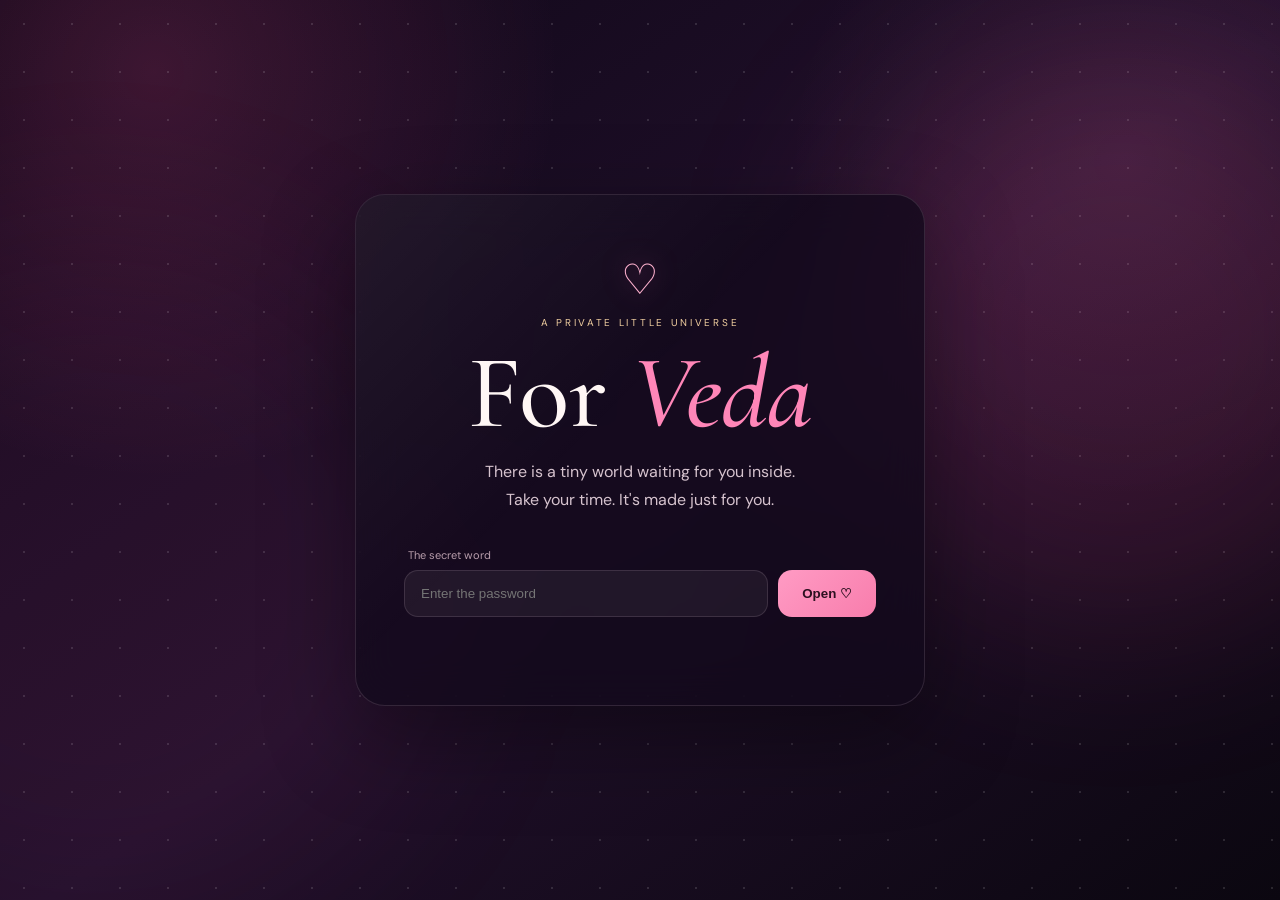
<file: index.html>
<!doctype html>
<html lang="en">
<head>
  <meta charset="UTF-8" />
  <meta name="viewport" content="width=device-width, initial-scale=1.0" />
  <meta name="theme-color" content="#12091c" />
  <title>For Veda ♡</title>
  <link rel="preconnect" href="https://fonts.googleapis.com">
  <link rel="preconnect" href="https://fonts.gstatic.com" crossorigin>
  <link href="https://fonts.googleapis.com/css2?family=Cormorant+Garamond:wght@400;500;600;700&family=DM+Sans:wght@400;500;600&family=Noto+Sans+Telugu:wght@400;500;600;700&display=swap" rel="stylesheet">
  <link rel="stylesheet" href="style.css" />
  <link rel="stylesheet" href="style-v2.css?v=1" />
  <link rel="stylesheet" href="finishing.css?v=1" />
</head>
<body>
  <div id="hearts" aria-hidden="true"></div>
  <main>
    <section class="gate" id="gate">
      <div class="gate-glow"></div><div class="gate-card">
        <div class="gate-symbol">♡</div><p class="eyebrow">A private little universe</p><h1>For <em>Veda</em></h1>
        <p class="gate-copy">There is a tiny world waiting for you inside.<br>Take your time. It's made just for you.</p>
        <form id="unlockForm"><label for="password">The secret word</label><div class="password-row"><input id="password" type="password" autocomplete="off" placeholder="Enter the password" /><button type="submit">Open ♡</button></div><p class="error" id="error" aria-live="polite"></p></form>
      </div>
    </section>
    <section class="site hidden" id="site">
      <nav class="topbar"><a class="nav-mark" href="#top" aria-label="Veda and Manoj">V <span>♡</span> M</a><div class="nav-right"><span class="journey-nav-date">08 October · 2001</span></div></nav>
      <header class="hero" id="top"><div class="hero-copy-wrap"><p class="eyebrow">For Vedavathi · Hedavathi · Lavanya</p><h2>Happy Birthday,<br><em>my Veda.</em></h2><p class="hero-lead">Today isn't just another date. It's the day the world got a little more beautiful — and somehow, my world did too.</p><div class="hero-meta"><span>08 · OCTOBER · 2001</span><span class="meta-line"></span><span>made with love</span></div><a class="scroll-hint" href="#letter">scroll gently <span>↓</span></a></div><div class="hero-orbit" aria-hidden="true"><span class="orbit-heart">♡</span><i></i><i></i><i></i></div></header>
      <section class="letter section" id="letter"><div class="section-heading"><p class="eyebrow">A letter for you</p><span class="section-number">01</span></div><div class="paper"><p class="letter-greeting">My dearest Veda,</p><p>Some people arrive in our lives and quietly change the feeling of ordinary days. You are one of those people for me.</p><p>I hope this new year of your life gives you reasons to smile when nobody is watching, dreams that scare you in the best possible way, and little moments that you will want to keep forever.</p><p>If this page could hold everything I want to say, it would need a whole universe. So let this little corner of the internet say the simplest part:</p><p class="big-line">You are deeply, wonderfully special. <span>♡</span></p><p>Keep becoming the person you are meant to be. Keep choosing joy. And whenever life feels loud, I hope you remember how loved you are.</p><p class="signature">— with all my love</p></div></section>
      <section class="telugu section"><div class="section-heading centered"><p class="eyebrow">నీ కోసం · For you</p><span class="section-number">02</span></div><h3>కొన్ని మాటలు<br><em>మనసు నుంచి.</em></h3><div class="quotes"><article class="quote-card"><span>♡</span><p>“నీ నవ్వు చూస్తే నా ప్రపంచమే ఇంకొంచెం అందంగా మారిపోతుంది.”</p><small>Your smile makes my whole world a little more beautiful.</small></article><article class="quote-card"><span>✦</span><p>“నువ్వు నా జీవితంలోకి వచ్చిన రోజు నుంచి, సాధారణమైన క్షణాలకూ ఒక ప్రత్యేకమైన అర్థం వచ్చింది.”</p><small>Since you came into my life, even ordinary moments have felt special.</small></article><article class="quote-card"><span>♡</span><p>“నీ కలలన్నీ నిజమవ్వాలి… నీ ప్రతి రోజూ నిన్ను చూసి నవ్వాలి.”</p><small>May your dreams come true, and may every day give you a reason to smile.</small></article><article class="quote-card featured"><span>∞</span><p>“ఎన్ని జన్మలైనా… ప్రతి జన్మలోనూ నిన్నే కలవాలని కోరుకుంటాను.”</p><small>In every lifetime, I would still wish to find you.</small></article></div></section>
      <section class="memories section" id="reasons"><div class="section-heading"><p class="eyebrow">Little things I notice</p><span class="section-number">03</span></div><h3>Three little things<br><em>that feel like you.</em></h3><div class="reason-list"><article class="reason"><span class="reason-no">01</span><div><h4>Your smile</h4><p>It turns an ordinary moment into something I want to remember.</p></div><span class="reason-mark">↗</span></article><article class="reason"><span class="reason-no">02</span><div><h4>Your heart</h4><p>The kindness and warmth you carry, often without even noticing.</p></div><span class="reason-mark">↗</span></article><article class="reason"><span class="reason-no">03</span><div><h4>Your way of being</h4><p>There is a quiet magic in the person you are becoming, one day at a time.</p></div><span class="reason-mark">↗</span></article></div></section>
      <section class="story section" id="story"><div class="section-heading"><p class="eyebrow">Your little universe</p><span class="section-number">04</span></div><h3>A few chapters<br><em>worth keeping.</em></h3><div class="timeline"><article class="timeline-item"><div class="timeline-dot">01</div><div><p class="timeline-date">08 · 10 · 2001</p><h4>The beginning</h4><p>The first page of the story of someone wonderfully, unmistakably you.</p></div></article><article class="timeline-item"><div class="timeline-dot">02</div><div><p class="timeline-date">all the days since</p><h4>The becoming</h4><p>Every laugh, lesson, hard day and little victory helped shape the person you are now.</p></div></article><article class="timeline-item"><div class="timeline-dot">03</div><div><p class="timeline-date">02 · 02 · 2022</p><h4>The first proposal</h4><p>On a bike ride to your friend's wedding, I took the ring you were already wearing, told you “I love you,” and put that same ring back on you as my little proposal. You didn't say anything — you just laughed. 😛♡</p></div></article><article class="timeline-item"><div class="timeline-dot">04</div><div><p class="timeline-date">14 · 02 · 2022</p><h4>The day you said yes</h4><p>I proposed to you again on Valentine's Day. This time, you gave me the answer I had been waiting for: yes. ♡</p></div></article><article class="timeline-item"><div class="timeline-dot">05</div><div><p class="timeline-date">next chapter</p><h4>More of everything</h4><p>More dreams. More adventures. More tiny moments that deserve to become memories.</p></div></article><article class="timeline-item"><div class="timeline-dot">06</div><div><p class="timeline-date">always</p><h4>The parts that stay</h4><p>Some memories fade at the edges. The ones that matter quietly become part of us.</p></div></article></div></section>
      <section class="proposal-story section"><div class="proposal-card"><p class="eyebrow">A story I never want to forget</p><h3>It started with<br><em>one little ring.</em></h3><p class="proposal-copy">February 2nd, 2022. I took you on my bike while we were on the way to your friend's marriage. Somewhere along that road, I took the ring you were already wearing, said “I love you,” and put that same ring back on you. You didn't answer — you laughed. 😛</p><div class="proposal-beat"><span>02 FEB 2022</span><i></i><span>14 FEB 2022</span></div><p class="proposal-copy">I proposed again on Valentine's Day. And this time, you said yes. ♡</p><p class="proposal-sign">Some love stories begin with a grand plan.<br>Ours began with a bike ride, a ring, a laugh, and a second question.</p></div></section>
      <section class="photo-section section"><div class="section-heading"><p class="eyebrow">A few little memories</p><span class="section-number">06</span></div><div class="memory-intro"><h3>Moments I would keep<br><em>forever.</em></h3><p>A dreamy memory artwork made especially for Veda — no original portraits are displayed here.</p></div><figure class="memory-art"><img src="ui-photo.png" alt="Dreamy romantic memory artwork with polaroids and hearts" loading="lazy"><figcaption><strong>My favorite moments ♡</strong><span>not just pictures · feelings</span></figcaption></figure></section>
      <section class="wish section" id="wish"><div class="wish-card"><div class="wish-orb"><span>✦</span></div><p class="eyebrow">07 · Make a wish</p><h3>Close your eyes.<br><em>Wish big.</em></h3><p class="wish-message" id="wishMessage">Think of one thing you want this year to bring you. Keep it secret.</p><button id="wishButton" type="button">I made my wish ♡</button></div></section>
      <section class="final section"><div class="final-line"><span></span><div class="moon">☾</div><span></span></div><p class="eyebrow">One last thing</p><h3>May this year be<br><em>beautifully yours.</em></h3><p class="final-note">More laughter. More courage. More beautiful surprises.<br>And a thousand small reasons to smile.</p><p class="final-sign">Happy Birthday, Veda. <span>♡</span></p></section>
      <footer>made especially for Veda · 08.10.2001</footer>
    </section>
  </main>
  <script src="config.js"></script><script src="script-v2.js?v=5"></script>
</body>
</html>
</file>
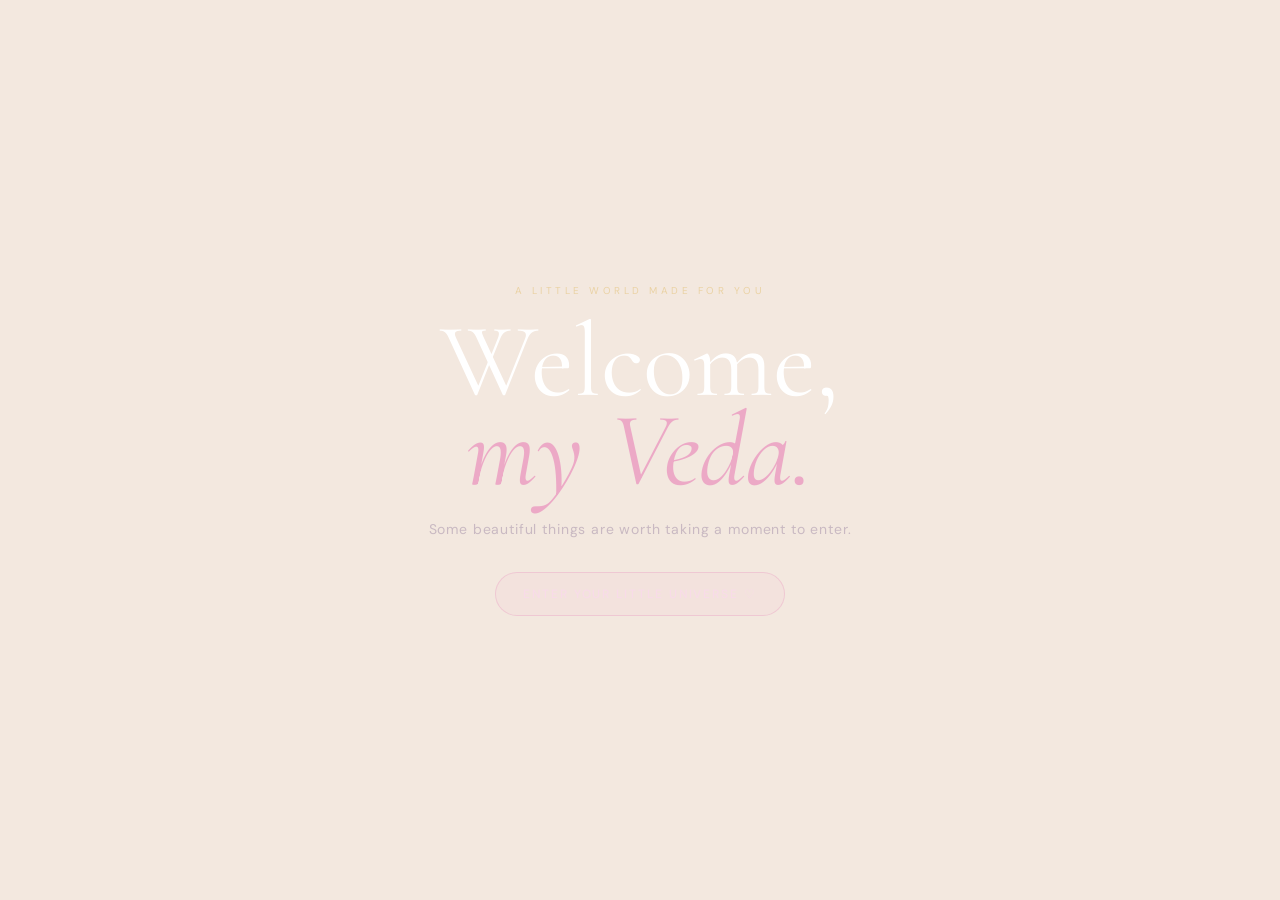
<file: welcome.html>
<!doctype html>
<html lang="en">
<head>
<meta charset="UTF-8"><meta name="viewport" content="width=device-width,initial-scale=1.0"><meta name="theme-color" content="#0e0912"><title>A little surprise ♡</title>
<link rel="preconnect" href="https://fonts.googleapis.com"><link rel="preconnect" href="https://fonts.gstatic.com" crossorigin><link href="https://fonts.googleapis.com/css2?family=Cormorant+Garamond:wght@400;500;600&family=DM+Sans:wght@400;500&display=swap" rel="stylesheet">
<style>
*{box-sizing:border-box}html,body{margin:0;width:100%;height:100%;overflow:hidden}body{font-family:'DM Sans',sans-serif;background:#0e0912;color:#fff;display:grid;place-items:center;position:relative}.scene{position:absolute;inset:0;background:radial-gradient(circle at 50% 45%,rgba(236,169,198,.24),transparent 24%),radial-gradient(circle at 20% 80%,rgba(180,70,125,.18),transparent 32%),radial-gradient(circle at 85% 20%,rgba(234,210,164,.1),transparent 28%);animation:scene 7s ease-in-out infinite alternate}.glow{position:absolute;width:170px;height:170px;border-radius:50%;background:rgba(255,140,194,.16);filter:blur(45px);animation:glow 3s ease-in-out infinite}.heart{position:absolute;left:50%;top:50%;font-size:88px;color:#f3a8c8;text-shadow:0 0 25px rgba(236,169,198,.8),0 0 70px rgba(236,169,198,.45);transform:translate(-50%,-50%) scale(.25);animation:heart 3.8s cubic-bezier(.2,.8,.2,1) forwards}.particles{position:absolute;inset:0;pointer-events:none}.p{position:absolute;color:#f3bfd5;opacity:0;font-size:14px;animation:particle 3.8s ease-out forwards}.content{position:relative;text-align:center;z-index:2;opacity:0;animation:content 1.2s 2.3s ease forwards}.eyebrow{text-transform:uppercase;letter-spacing:.35em;font-size:10px;color:#ead2a4;margin-bottom:20px}.content h1{font-family:'Cormorant Garamond',serif;font-size:clamp(58px,11vw,105px);font-weight:400;line-height:.85;margin:0}.content h1 em{color:#eca9c6;font-style:italic}.content p{color:#c9b9c2;font-size:14px;letter-spacing:.06em;margin:25px 0 0}.enter{margin-top:34px;border:1px solid rgba(236,169,198,.45);background:rgba(236,169,198,.08);color:#f8dbe8;border-radius:999px;padding:13px 27px;font:500 12px 'DM Sans';letter-spacing:.16em;text-transform:uppercase;cursor:pointer;transition:.3s}.enter:hover{background:rgba(236,169,198,.18);transform:translateY(-2px);box-shadow:0 10px 35px rgba(236,169,198,.15)}.fade{position:absolute;inset:0;background:#f3e8df;opacity:0;pointer-events:none;animation:fade 1.1s 4.5s ease forwards}
@keyframes heart{0%{opacity:0;transform:translate(-50%,-50%) scale(.2)}18%{opacity:1}48%{transform:translate(-50%,-50%) scale(1.18)}72%{transform:translate(-50%,-50%) scale(.98)}100%{transform:translate(-50%,-50%) scale(1)}}@keyframes content{to{opacity:1;transform:translateY(0)}}@keyframes particle{0%{opacity:0;transform:translate(0,0) scale(.4)}25%{opacity:.9}100%{opacity:0;transform:translate(var(--x),var(--y)) scale(1.2)}}@keyframes glow{50%{transform:scale(1.25);opacity:.75}}@keyframes scene{to{filter:saturate(1.15);transform:scale(1.04)}}@keyframes fade{to{opacity:1}}
@media(prefers-reduced-motion:reduce){*{animation-duration:.01ms!important;animation-delay:0ms!important}}
</style></head>
<body><div class="scene"></div><div class="glow"></div><div class="heart">♥</div><div class="particles" id="particles"></div><div class="content"><div class="eyebrow">A little world made for you</div><h1>Welcome,<br><em>my Veda.</em></h1><p>Some beautiful things are worth taking a moment to enter.</p><button class="enter" id="enter">Enter your little universe ♡</button></div><div class="fade"></div>
<script>
const particles=document.getElementById('particles');for(let i=0;i<32;i++){const p=document.createElement('span');p.className='p';p.textContent=Math.random()>.35?'♡':'✦';p.style.left=Math.random()*100+'vw';p.style.top=(35+Math.random()*40)+'vh';p.style.setProperty('--x',(Math.random()*260-130)+'px');p.style.setProperty('--y',(-80-Math.random()*260)+'px');p.style.animationDelay=(1.2+Math.random()*2.5)+'s';particles.appendChild(p)}
function enter(){document.querySelector('.fade').style.animation='fade .9s ease forwards';setTimeout(()=>location.href='index.html',850)}
document.getElementById('enter').addEventListener('click',enter);setTimeout(enter,5200);
</script></body></html>
</file>
<file: style.css>
*{box-sizing:border-box}:root{--bg:#0e0912;--panel:rgba(255,255,255,.055);--text:#fbf0f5;--muted:#c9b9c2;--accent:#eca9c6;--gold:#ead2a4;--line:rgba(255,255,255,.13);--shadow:0 30px 100px rgba(0,0,0,.42)}html{scroll-behavior:smooth}body{margin:0;background:radial-gradient(circle at 15% 8%,rgba(180,70,125,.2),transparent 30%),radial-gradient(circle at 85% 35%,rgba(220,170,90,.1),transparent 25%),radial-gradient(circle at 50% 100%,rgba(120,70,150,.12),transparent 35%),var(--bg);color:var(--text);font-family:'DM Sans',sans-serif;min-height:100vh;overflow-x:hidden}body:before{content:'';position:fixed;inset:0;pointer-events:none;opacity:.16;background-image:radial-gradient(#fff 1px,transparent 1px);background-size:44px 44px;animation:stars 18s linear infinite}body:after{content:'';position:fixed;width:42vw;height:42vw;left:-15vw;top:25vh;border-radius:50%;background:rgba(224,103,164,.08);filter:blur(70px);pointer-events:none;animation:orb 12s ease-in-out infinite alternate}.hidden{display:none!important}.gate{min-height:100vh;display:grid;place-items:center;padding:24px;position:relative}.gate:before{content:'♡';position:absolute;font-size:20vw;color:rgba(236,169,198,.025);animation:pulse 4s ease-in-out infinite}.gate-card{width:min(570px,100%);padding:58px 44px;text-align:center;border:1px solid var(--line);background:rgba(20,11,25,.84);backdrop-filter:blur(20px);border-radius:30px;box-shadow:var(--shadow);animation:rise .9s ease both,cardFloat 6s ease-in-out 1s infinite}.sparkle{color:var(--gold);font-size:30px;animation:twinkle 2s ease-in-out infinite}.eyebrow{text-transform:uppercase;letter-spacing:.24em;font-size:10px;color:var(--gold);margin:0 0 12px}h1,h2,h3,h4{font-family:'Cormorant Garamond',serif;font-weight:500;margin:0}h1{font-size:clamp(62px,12vw,102px);line-height:.82;margin:24px 0;animation:titleIn 1s .15s both}em{color:var(--accent);font-style:italic}.gate-copy{color:var(--muted);margin:0 0 34px;line-height:1.7}.password-row{display:flex;gap:10px}label{display:block;text-align:left;font-size:12px;color:var(--muted);margin:0 0 8px 4px}input{flex:1;min-width:0;padding:15px 16px;border-radius:14px;border:1px solid var(--line);background:rgba(255,255,255,.06);color:#fff;outline:none;transition:box-shadow .3s,border-color .3s,transform .3s}input:focus{border-color:var(--accent);box-shadow:0 0 0 3px rgba(236,169,198,.08),0 0 30px rgba(236,169,198,.08);transform:translateY(-1px)}button{border:0;border-radius:14px;padding:0 22px;cursor:pointer;background:var(--accent);color:#29131f;font-weight:700;transition:transform .25s,filter .25s,box-shadow .25s}button:hover{transform:translateY(-3px) scale(1.02);filter:brightness(1.05);box-shadow:0 12px 30px rgba(236,169,198,.2)}button:active{transform:translateY(0) scale(.98)}.error{min-height:18px;color:#f2a5b7;font-size:12px;animation:shake .35s ease}.site{width:min(1120px,100%);margin:auto;padding:0 28px;animation:fade .8s ease both}nav{height:90px;display:flex;justify-content:space-between;align-items:center;color:var(--muted);font-size:11px;letter-spacing:.14em;text-transform:uppercase;animation:navIn 1s .2s both}.nav-mark{color:var(--accent);font-family:'Cormorant Garamond';font-size:25px;letter-spacing:0;animation:heartbeat 2.4s ease-in-out infinite}.hero{min-height:82vh;display:flex;flex-direction:column;justify-content:center;max-width:900px;position:relative}.hero:after{content:'✦';position:absolute;right:8%;top:28%;font-size:24px;color:var(--gold);opacity:.6;animation:twinkle 3s ease-in-out infinite}.hero h2{font-size:clamp(70px,11vw,132px);line-height:.78;margin:22px 0 32px;letter-spacing:-.025em;animation:titleIn 1.1s .25s both}.hero-copy{max-width:620px;color:var(--muted);line-height:1.9;font-size:16px;animation:fadeUp 1s .55s both}.scroll-hint{color:var(--accent);text-decoration:none;margin-top:50px;font-size:12px;letter-spacing:.1em;animation:fadeUp 1s .75s both,bounce 2s 2s infinite}.section{padding:120px 0}.reveal{opacity:0;transform:translateY(35px);transition:opacity .8s ease,transform .8s cubic-bezier(.2,.8,.2,1)}.reveal.visible{opacity:1;transform:none}.letter{max-width:880px;margin:auto}.paper{margin-top:28px;padding:56px clamp(27px,7vw,82px);background:#f3e8df;color:#38262e;border-radius:4px;box-shadow:0 35px 90px rgba(0,0,0,.28);font-family:'Cormorant Garamond',serif;font-size:23px;line-height:1.65;transform:rotate(-.35deg);position:relative;transition:transform .5s,box-shadow .5s}.paper:hover{transform:rotate(0) translateY(-5px);box-shadow:0 45px 100px rgba(0,0,0,.35)}.paper:before{content:'♡';position:absolute;right:30px;top:24px;color:#b56b88;font-size:22px;animation:heartbeat 2.4s ease-in-out infinite}.paper p{margin:0 0 21px}.big-line{font-size:35px;color:#8d4262}.signature{text-align:right;font-style:italic}.telugu{max-width:980px;margin:auto;text-align:center}.telugu h3{font-size:clamp(48px,7vw,78px);line-height:.9;margin:14px 0 46px}.quotes{display:grid;grid-template-columns:1fr 1fr;gap:18px;text-align:left}.quote-card{position:relative;padding:34px 34px 30px;border:1px solid rgba(236,169,198,.18);border-radius:26px;background:linear-gradient(145deg,rgba(236,169,198,.09),rgba(255,255,255,.025));box-shadow:0 18px 60px rgba(0,0,0,.16);overflow:hidden;transition:transform .3s,border-color .3s,box-shadow .3s}.quote-card:before{content:'';position:absolute;inset:-70px auto auto -70px;width:160px;height:160px;border-radius:50%;background:rgba(236,169,198,.08);filter:blur(12px)}.quote-card:hover{transform:translateY(-8px) rotate(-.4deg);border-color:rgba(236,169,198,.42);box-shadow:0 25px 70px rgba(0,0,0,.25)}.quote-card span{position:relative;color:var(--gold);font-size:25px}.quote-card p{position:relative;margin:20px 0 14px;font-family:'Noto Sans Telugu','DM Sans',sans-serif;font-size:20px;line-height:1.9;color:#fff}.quote-card small{position:relative;color:var(--muted);font-size:12px;line-height:1.6}.quote-card.featured{grid-column:1/-1;text-align:center;background:linear-gradient(135deg,rgba(236,169,198,.13),rgba(120,70,150,.09));padding:42px 30px}.quote-card.featured p{font-size:24px}.memories h3,.story h3{font-size:clamp(44px,7vw,76px);line-height:.9;margin:14px 0 42px}.cards{display:grid;grid-template-columns:repeat(3,1fr);gap:16px}.cards article{border:1px solid var(--line);background:var(--panel);border-radius:24px;padding:30px;min-height:250px;transition:transform .4s cubic-bezier(.2,.8,.2,1),border-color .3s,box-shadow .4s}.cards article:hover{transform:translateY(-10px) rotateX(2deg);border-color:rgba(236,169,198,.35);box-shadow:0 25px 55px rgba(0,0,0,.25)}.cards span{color:var(--gold);font-size:10px;letter-spacing:.18em}.cards h4{font-size:36px;margin:26px 0 10px}.cards p{color:var(--muted);line-height:1.75;font-size:14px}.story{max-width:900px;margin:auto}.story-grid{display:grid;grid-template-columns:1fr 1fr;gap:18px}.story-card{border:1px solid var(--line);border-radius:24px;padding:34px;background:linear-gradient(145deg,rgba(255,255,255,.06),rgba(255,255,255,.02));min-height:190px;transition:transform .4s ease,border-color .3s,background .4s}.story-card:hover{transform:translateY(-8px) scale(1.01);border-color:rgba(234,210,164,.35);background:linear-gradient(145deg,rgba(236,169,198,.08),rgba(255,255,255,.02))}.story-card .num{color:var(--accent);font-family:'Cormorant Garamond';font-size:46px}.story-card h4{font-size:32px;margin:8px 0}.story-card p{color:var(--muted);line-height:1.75;font-size:14px;margin:0}.photo-section{padding-top:40px}.photo-placeholder{min-height:500px;border:1px dashed rgba(255,255,255,.24);border-radius:28px;display:grid;place-items:center;align-content:center;text-align:center;background:linear-gradient(135deg,rgba(255,255,255,.055),rgba(255,255,255,.012));overflow:hidden;position:relative;transition:transform .5s,border-color .5s}.photo-placeholder:before{content:'';position:absolute;width:180px;height:180px;border:1px solid rgba(236,169,198,.18);border-radius:50%;animation:spin 14s linear infinite}.photo-placeholder:hover{transform:scale(1.01);border-color:rgba(236,169,198,.4)}.photo-placeholder span{font-size:50px;color:var(--accent);z-index:1;animation:heartbeat 2.4s ease-in-out infinite}.photo-placeholder p{font-family:'Cormorant Garamond';font-size:38px;margin:12px 0 4px;z-index:1}.photo-placeholder small{color:var(--muted);z-index:1}.wish{text-align:center;padding:130px 20px}.wish-orb{width:105px;height:105px;margin:0 auto 28px;border:1px solid rgba(234,210,164,.4);border-radius:50%;display:grid;place-items:center;font-size:38px;color:var(--gold);box-shadow:0 0 80px rgba(234,210,164,.1);animation:orbPulse 3s ease-in-out infinite}.wish h3{font-size:clamp(52px,8vw,92px);line-height:.9;margin:20px 0}.wish button{min-height:48px;margin-top:20px}.wish-message{color:var(--muted);line-height:1.8;max-width:520px;margin:22px auto 0}.final{text-align:center;padding:80px 0 130px}.moon{font-size:54px;color:var(--gold);margin-bottom:20px;animation:moonFloat 4s ease-in-out infinite}.final h3{font-size:clamp(55px,8vw,90px);line-height:.9;margin:20px 0}.final p:last-child{color:var(--muted)}footer{padding:25px 0 55px;text-align:center;color:#806f78;font-size:10px;letter-spacing:.12em;text-transform:uppercase}.heart{position:fixed;pointer-events:none;z-index:0;color:var(--accent);animation:float 5s linear forwards;opacity:.65;text-shadow:0 0 12px rgba(236,169,198,.35)}@keyframes float{from{transform:translateY(0) scale(.7) rotate(0);opacity:0}15%{opacity:.7}to{transform:translateY(-100vh) rotate(25deg) scale(1.3);opacity:0}}@keyframes rise{from{opacity:0;transform:translateY(18px) scale(.98)}to{opacity:1;transform:none}}@keyframes fade{from{opacity:0}to{opacity:1}}@keyframes fadeUp{from{opacity:0;transform:translateY(18px)}to{opacity:1;transform:none}}@keyframes titleIn{from{opacity:0;transform:translateY(25px) scale(.97);filter:blur(6px)}to{opacity:1;transform:none;filter:none}}@keyframes navIn{from{opacity:0;transform:translateY(-12px)}to{opacity:1;transform:none}}@keyframes stars{from{background-position:0 0}to{background-position:44px 44px}}@keyframes orb{from{transform:translate3d(0,0,0) scale(1)}to{transform:translate3d(18vw,8vh,0) scale(1.25)}}@keyframes pulse{0%,100%{transform:scale(1);opacity:.4}50%{transform:scale(1.08);opacity:.8}}@keyframes twinkle{0%,100%{transform:scale(.8) rotate(0);opacity:.45}50%{transform:scale(1.25) rotate(20deg);opacity:1}}@keyframes cardFloat{0%,100%{transform:translateY(0)}50%{transform:translateY(-5px)}}@keyframes heartbeat{0%,100%{transform:scale(1)}14%{transform:scale(1.15)}28%{transform:scale(1)}42%{transform:scale(1.1)}70%{transform:scale(1)}}@keyframes shake{25%{transform:translateX(-5px)}75%{transform:translateX(5px)}}@keyframes bounce{0%,100%{transform:translateY(0)}50%{transform:translateY(7px)}}@keyframes spin{to{transform:rotate(360deg)}}@keyframes orbPulse{0%,100%{transform:scale(1);box-shadow:0 0 60px rgba(234,210,164,.08)}50%{transform:scale(1.08);box-shadow:0 0 100px rgba(234,210,164,.2)}}@keyframes moonFloat{0%,100%{transform:translateY(0) rotate(-5deg)}50%{transform:translateY(-9px) rotate(5deg)}}@media(max-width:760px){.gate-card{padding:44px 22px}.password-row{flex-direction:column}button{min-height:50px}.site{padding:0 18px}.hero{min-height:75vh}.hero h2{font-size:clamp(64px,18vw,100px)}.cards,.story-grid,.quotes{grid-template-columns:1fr}.paper{font-size:20px;padding:38px 25px}.big-line{font-size:30px}.photo-placeholder{min-height:390px}.quote-card.featured{grid-column:auto}.quote-card p{font-size:18px}}@media(prefers-reduced-motion:reduce){*,*:before,*:after{animation-duration:.01ms!important;animation-iteration-count:1!important;scroll-behavior:auto!important;transition-duration:.01ms!important}}

/* Pink / rose-gold visual polish trial */
body{background:radial-gradient(circle at 12% 10%,rgba(255,111,177,.22),transparent 28%),radial-gradient(circle at 88% 24%,rgba(255,194,150,.13),transparent 24%),radial-gradient(circle at 48% 86%,rgba(181,73,150,.16),transparent 34%),linear-gradient(135deg,#100812,#180b18 48%,#0d0811)}
body:after{background:rgba(255,105,173,.095);filter:blur(85px)}
body:before{opacity:.2;background-size:52px 52px;animation:stars 22s linear infinite}
.hero:before{content:'♡';position:absolute;right:14%;top:18%;font-size:clamp(70px,12vw,150px);color:rgba(255,160,205,.055);filter:blur(.2px);animation:softHeart 5s ease-in-out infinite;pointer-events:none}
.paper{box-shadow:0 35px 90px rgba(104,34,72,.3),0 0 55px rgba(255,126,184,.06)}
.quote-card,.cards article,.story-card{box-shadow:0 18px 60px rgba(68,18,55,.18)}
.quote-card:hover,.cards article:hover,.story-card:hover{box-shadow:0 25px 70px rgba(116,29,80,.28),0 0 30px rgba(255,133,191,.06)}
.memory-art{box-shadow:0 30px 90px rgba(82,17,62,.48),0 0 65px rgba(255,112,180,.09);border-color:rgba(255,174,210,.24)}
.memory-art:before{content:'';position:absolute;inset:-20% -30%;background:linear-gradient(110deg,transparent 35%,rgba(255,220,237,.13) 48%,transparent 61%);transform:translateX(-70%) rotate(4deg);animation:lightSweep 7s ease-in-out infinite;pointer-events:none;z-index:2}
.wish-orb{box-shadow:0 0 80px rgba(255,155,201,.13)}
@keyframes softHeart{0%,100%{transform:scale(1) rotate(-8deg);opacity:.45}50%{transform:scale(1.08) rotate(5deg);opacity:.85}}
@keyframes lightSweep{0%,55%{transform:translateX(-70%) rotate(4deg);opacity:0}65%{opacity:1}82%,100%{transform:translateX(70%) rotate(4deg);opacity:0}}
@media(prefers-reduced-motion:reduce){.hero:before,.memory-art:before{animation:none}}
</file>
<file: style-v2.css>
*{box-sizing:border-box}
:root{--bg:#12091c;--bg2:#1c0d25;--panel:rgba(255,255,255,.045);--text:#fff7f5;--muted:#d6c3ce;--soft:#b99eac;--rose:#ff86b8;--rose2:#ffb2cf;--gold:#f2d0a0;--line:rgba(255,221,235,.13);--shadow:0 30px 90px rgba(0,0,0,.38)}
html{scroll-behavior:smooth}body{margin:0;min-height:100vh;overflow-x:hidden;background:radial-gradient(circle at 12% 8%,rgba(255,84,157,.18),transparent 29%),radial-gradient(circle at 88% 18%,rgba(211,126,169,.10),transparent 25%),linear-gradient(145deg,#0f0717 0%,#21102b 52%,#0b0710 100%);color:var(--text);font-family:'DM Sans',sans-serif}body:before{content:'';position:fixed;inset:0;pointer-events:none;z-index:-2;opacity:.13;background-image:radial-gradient(#fff .8px,transparent .8px);background-size:48px 48px;animation:stars 24s linear infinite}body:after{content:'';position:fixed;left:-20vw;bottom:-18vw;width:55vw;height:55vw;border-radius:50%;background:rgba(255,81,154,.055);filter:blur(90px);pointer-events:none;z-index:-1}.hidden{display:none!important}
#hearts{position:fixed;inset:0;pointer-events:none;z-index:0;overflow:hidden}.heart{position:absolute;color:var(--rose);opacity:0;text-shadow:0 0 16px rgba(255,98,166,.4);animation:float 6s linear forwards}
.eyebrow{text-transform:uppercase;letter-spacing:.27em;font-size:10px;color:var(--gold);margin:0 0 13px}h1,h2,h3,h4{font-family:'Cormorant Garamond',serif;font-weight:500;margin:0}em{color:var(--rose);font-style:italic}
.gate{min-height:100vh;display:grid;place-items:center;padding:24px;position:relative;isolation:isolate}.gate-glow{position:absolute;width:45vw;height:45vw;right:-10vw;top:5vh;border-radius:50%;background:rgba(255,75,151,.12);filter:blur(90px);animation:glow 7s ease-in-out infinite}.gate-card{width:min(570px,100%);padding:60px 48px;text-align:center;border:1px solid var(--line);background:rgba(18,9,28,.78);backdrop-filter:blur(22px);border-radius:30px;box-shadow:var(--shadow);position:relative;overflow:hidden}.gate-card:after{content:'';position:absolute;inset:0;background:linear-gradient(135deg,rgba(255,255,255,.06),transparent 45%);pointer-events:none}.gate-symbol{font-family:'Cormorant Garamond',serif;font-size:42px;color:var(--rose2);text-shadow:0 0 24px rgba(255,108,173,.55);margin-bottom:10px;animation:heartbeat 2.8s ease-in-out infinite}.gate h1{font-size:clamp(70px,12vw,104px);line-height:.82;margin:22px 0}.gate-copy{color:var(--muted);line-height:1.75;margin:0 0 34px}.password-row{display:flex;gap:10px}label{display:block;text-align:left;font-size:11px;color:var(--soft);margin:0 0 8px 4px}input{flex:1;min-width:0;padding:15px 16px;border-radius:14px;border:1px solid var(--line);background:rgba(255,255,255,.055);color:#fff;outline:none;transition:.3s}input:focus{border-color:rgba(255,134,184,.65);box-shadow:0 0 0 3px rgba(255,134,184,.08),0 0 30px rgba(255,134,184,.08)}button{border:0;border-radius:14px;padding:0 24px;cursor:pointer;background:linear-gradient(135deg,#ff9bc4,#f87dac);color:#2c1020;font-weight:700;transition:transform .25s,filter .25s,box-shadow .25s}button:hover{transform:translateY(-3px);filter:brightness(1.05);box-shadow:0 14px 35px rgba(255,109,169,.2)}button:active{transform:translateY(0) scale(.98)}.error{min-height:18px;color:#f2a5b7;font-size:12px;margin:10px 0 0;animation:shake .35s ease}
.site{width:min(1120px,100%);margin:auto;padding:0 30px;animation:siteIn .9s ease both}.topbar{height:94px;display:flex;align-items:center;justify-content:space-between;gap:30px;border-bottom:1px solid rgba(255,255,255,.06);position:relative;z-index:2}.nav-mark{font-family:'Cormorant Garamond',serif;font-size:50px;line-height:1;color:var(--rose2);letter-spacing:.035em;text-decoration:none;white-space:nowrap;text-shadow:0 0 24px rgba(255,119,181,.2)}.nav-mark span{font-size:.78em}.nav-right{display:flex;align-items:center;gap:25px;color:var(--soft);font-size:10px;letter-spacing:.12em;text-transform:uppercase}.nav-right a{color:var(--soft);text-decoration:none;transition:color .25s}.nav-right a:hover{color:var(--rose2)}
.hero{min-height:82vh;display:flex;align-items:center;position:relative;padding:65px 0 80px;overflow:visible}.hero-copy-wrap{position:relative;z-index:1;max-width:760px;margin-top:-4vh}.hero h2{font-size:clamp(72px,11vw,132px);line-height:.78;letter-spacing:-.025em;margin:20px 0 30px}.hero-lead{max-width:610px;color:var(--muted);font-family:'Cormorant Garamond',serif;font-size:22px;line-height:1.45;margin:0}.hero-meta{display:flex;align-items:center;gap:13px;margin-top:30px;color:var(--gold);font-size:9px;letter-spacing:.24em;text-transform:uppercase}.meta-line{width:44px;height:1px;background:rgba(242,208,160,.45)}.scroll-hint{display:inline-flex;gap:10px;color:var(--rose2);text-decoration:none;margin-top:58px;font-size:11px;letter-spacing:.12em;text-transform:uppercase}.scroll-hint span{animation:bounce 1.8s ease-in-out infinite}.hero-orbit{position:absolute;right:-2%;top:13%;width:390px;height:390px;border:1px solid rgba(255,169,203,.12);border-radius:50%;opacity:.8}.hero-orbit:before{content:'';position:absolute;inset:44px;border:1px solid rgba(255,169,203,.08);border-radius:50%}.orbit-heart{position:absolute;right:28%;top:31%;font-family:'Cormorant Garamond';font-size:120px;color:rgba(255,171,204,.22);text-shadow:0 0 55px rgba(255,80,158,.22);animation:heartbeat 3.5s ease-in-out infinite}.hero-orbit i{position:absolute;width:5px;height:5px;background:var(--rose2);border-radius:50%;box-shadow:0 0 12px rgba(255,139,190,.7)}.hero-orbit i:nth-of-type(1){left:8%;top:38%}.hero-orbit i:nth-of-type(2){right:10%;top:68%}.hero-orbit i:nth-of-type(3){left:43%;bottom:2%}
.section{padding:120px 0}.section-heading{display:flex;align-items:center;justify-content:space-between;margin-bottom:20px}.section-heading.centered{justify-content:center;position:relative}.section-number{font-family:'Cormorant Garamond',serif;color:rgba(255,183,211,.38);font-size:18px}.letter{max-width:900px;margin:auto}.paper{margin-top:25px;padding:58px clamp(28px,7vw,82px);background:linear-gradient(145deg,#f5e9df,#eadbd4);color:#3b2930;border-radius:4px;box-shadow:0 38px 100px rgba(0,0,0,.3);font-family:'Cormorant Garamond',serif;font-size:23px;line-height:1.63;position:relative;transform:rotate(-.25deg)}.paper:before{content:'♡';position:absolute;right:30px;top:22px;color:#b36b86;font-size:23px}.paper p{margin:0 0 20px}.paper .letter-greeting{font-size:29px}.big-line{font-size:36px;color:#8d4262;margin:30px 0!important}.big-line span{color:#c2678c}.signature{text-align:right;font-style:italic;margin-bottom:0!important}
.telugu{max-width:980px;margin:auto;text-align:center}.telugu h3{font-size:clamp(52px,7vw,80px);line-height:.9;margin:14px 0 48px}.quotes{display:grid;grid-template-columns:1fr 1fr;gap:18px;text-align:left}.quote-card{position:relative;padding:34px;border:1px solid rgba(255,134,184,.15);border-radius:25px;background:linear-gradient(145deg,rgba(255,112,174,.085),rgba(255,255,255,.022));box-shadow:0 18px 60px rgba(0,0,0,.14);overflow:hidden;transition:transform .35s,border-color .35s,box-shadow .35s}.quote-card:before{content:'';position:absolute;width:150px;height:150px;left:-80px;top:-75px;border-radius:50%;background:rgba(255,101,166,.09);filter:blur(16px)}.quote-card:hover{transform:translateY(-7px);border-color:rgba(255,134,184,.35);box-shadow:0 25px 70px rgba(0,0,0,.22)}.quote-card span{color:var(--gold);font-size:24px}.quote-card p{margin:18px 0 13px;font-family:'Noto Sans Telugu',sans-serif;font-size:19px;line-height:1.9;color:#fff}.quote-card small{color:var(--muted);font-size:12px;line-height:1.6}.quote-card.featured{grid-column:1/-1;text-align:center;padding:40px 30px;background:linear-gradient(135deg,rgba(255,112,174,.12),rgba(109,49,110,.1))}.quote-card.featured p{font-size:23px}
.memories h3,.story h3{font-size:clamp(50px,7vw,78px);line-height:.88;margin:14px 0 45px}.reason-list{border-top:1px solid var(--line)}.reason{display:grid;grid-template-columns:70px 1fr 50px;align-items:center;gap:22px;padding:28px 5px;border-bottom:1px solid var(--line);transition:padding .35s,background .35s}.reason:hover{padding-left:18px;padding-right:18px;background:rgba(255,121,175,.035)}.reason-no{font-family:'Cormorant Garamond';font-size:18px;color:var(--gold)}.reason h4{font-size:38px;margin:0 0 4px}.reason p{color:var(--muted);margin:0;font-size:14px;line-height:1.7}.reason-mark{color:var(--rose2);font-size:22px;text-align:right;transition:transform .35s}.reason:hover .reason-mark{transform:translate(4px,-4px)}
.story{max-width:930px;margin:auto}.timeline{position:relative;margin-top:52px}.timeline:before{content:'';position:absolute;left:25px;top:0;bottom:0;width:1px;background:linear-gradient(var(--rose),rgba(255,255,255,.08),transparent)}.timeline-item{display:grid;grid-template-columns:52px 1fr;gap:28px;position:relative;padding:0 0 55px}.timeline-item:last-child{padding-bottom:0}.timeline-dot{width:51px;height:51px;border-radius:50%;border:1px solid rgba(255,155,196,.32);background:#1a0d23;display:grid;place-items:center;color:var(--rose2);font:500 15px 'Cormorant Garamond',serif;position:relative;z-index:1}.timeline-date{margin:4px 0 5px;color:var(--gold);font-size:9px;letter-spacing:.2em;text-transform:uppercase}.timeline h4{font-size:40px;margin:0 0 7px}.timeline-item>div:last-child>p:last-child{margin:0;max-width:620px;color:var(--muted);line-height:1.75;font-size:14px}
.photo-section{padding-top:105px}.memory-intro{display:flex;justify-content:space-between;align-items:flex-end;gap:40px;margin-bottom:35px}.memory-intro h3{font-size:clamp(50px,7vw,78px);line-height:.88}.memory-intro p{max-width:310px;color:var(--muted);line-height:1.7;font-size:13px;margin:0 0 5px}.memory-art{margin:0;border-radius:28px;overflow:hidden;border:1px solid rgba(255,255,255,.13);background:rgba(255,255,255,.03);box-shadow:0 30px 90px rgba(0,0,0,.42)}.memory-art img{width:100%;display:block;aspect-ratio:3/2;object-fit:cover;transition:transform 1s cubic-bezier(.2,.8,.2,1),filter .7s}.memory-art:hover img{transform:scale(1.018);filter:saturate(1.04) brightness(1.03)}.memory-art figcaption{display:flex;justify-content:space-between;align-items:center;padding:16px 20px;background:rgba(10,6,15,.72);color:var(--soft);font-size:10px;letter-spacing:.1em;text-transform:uppercase}.memory-art strong{font:500 24px 'Cormorant Garamond',serif;color:#f2e9ef;text-transform:none;letter-spacing:0}
.wish{text-align:center;padding:125px 0}.wish-card{max-width:760px;margin:auto;padding:70px 30px;border:1px solid rgba(255,153,197,.14);border-radius:34px;background:radial-gradient(circle at 50% 0%,rgba(255,101,167,.08),transparent 45%),rgba(255,255,255,.025)}.wish-orb{width:96px;height:96px;margin:0 auto 28px;border:1px solid rgba(242,208,160,.38);border-radius:50%;display:grid;place-items:center;color:var(--gold);font-size:31px;box-shadow:0 0 75px rgba(242,208,160,.1);animation:orbPulse 3.5s ease-in-out infinite}.wish h3{font-size:clamp(58px,8vw,92px);line-height:.88}.wish-message{max-width:480px;color:var(--muted);line-height:1.8;margin:23px auto 0}.wish button{min-height:48px;margin-top:22px}.wish-card.wished .wish-orb{animation:wishDone .8s ease}.wish-card.wished .wish-message{color:#f0c6d8}
.final{text-align:center;padding:90px 0 130px}.final-line{display:flex;align-items:center;justify-content:center;gap:20px;margin-bottom:28px}.final-line>span{width:80px;height:1px;background:rgba(242,208,160,.28)}.moon{font-size:45px;color:var(--gold);animation:moonFloat 4s ease-in-out infinite}.final h3{font-size:clamp(60px,8vw,94px);line-height:.88;margin:20px 0 24px}.final-note{color:var(--muted);line-height:1.8;font-size:14px}.final-sign{font-family:'Cormorant Garamond',serif;font-size:24px;color:#f1dbe4;margin-top:32px}.final-sign span{color:var(--rose2)}footer{padding:25px 0 55px;text-align:center;color:#876f7e;font-size:9px;letter-spacing:.16em;text-transform:uppercase}
@keyframes stars{to{background-position:48px 48px}}@keyframes glow{0%,100%{transform:scale(.9);opacity:.5}50%{transform:scale(1.08);opacity:1}}@keyframes siteIn{from{opacity:0;transform:translateY(15px)}to{opacity:1;transform:none}}@keyframes float{0%{transform:translateY(20vh) scale(.6);opacity:0}15%{opacity:.7}100%{transform:translateY(-105vh) scale(1.2) rotate(25deg);opacity:0}}@keyframes heartbeat{0%,100%{transform:scale(1)}14%{transform:scale(1.13)}28%{transform:scale(1)}42%{transform:scale(1.08)}70%{transform:scale(1)}}@keyframes shake{25%{transform:translateX(-5px)}75%{transform:translateX(5px)}}@keyframes bounce{0%,100%{transform:translateY(0)}50%{transform:translateY(6px)}}@keyframes orbPulse{0%,100%{transform:scale(1);box-shadow:0 0 60px rgba(242,208,160,.08)}50%{transform:scale(1.07);box-shadow:0 0 100px rgba(242,208,160,.18)}}@keyframes wishDone{0%{transform:scale(1)}45%{transform:scale(1.18)}100%{transform:scale(1)}}@keyframes moonFloat{0%,100%{transform:translateY(0) rotate(-5deg)}50%{transform:translateY(-8px) rotate(5deg)}}
@media(max-width:820px){.site{padding:0 20px}.nav-right a{display:none}.nav-right span{font-size:9px}.hero{min-height:78vh;padding-top:45px}.hero-orbit{width:280px;height:280px;right:-18%;top:17%;opacity:.55}.hero-copy-wrap{margin-top:0}.memory-intro{align-items:flex-start;flex-direction:column;gap:20px}.memory-intro p{max-width:500px}.reason{grid-template-columns:48px 1fr 25px;gap:12px}.reason h4{font-size:33px}}
@media(max-width:600px){.gate-card{padding:45px 22px}.password-row{flex-direction:column}.password-row button{min-height:50px}.topbar{height:80px}.nav-mark{font-size:43px}.nav-right span{display:none}.hero{min-height:75vh;padding:55px 0 80px}.hero h2{font-size:clamp(62px,18vw,95px)}.hero-lead{font-size:19px;max-width:520px}.hero-meta{gap:9px;letter-spacing:.16em}.hero-orbit{width:220px;height:220px;right:-23%;top:12%;opacity:.35}.orbit-heart{font-size:75px}.section{padding:92px 0}.paper{font-size:20px;padding:40px 25px}.paper .letter-greeting{font-size:27px}.big-line{font-size:30px}.quotes{grid-template-columns:1fr}.quote-card.featured{grid-column:auto}.quote-card p{font-size:18px}.memories h3,.story h3,.memory-intro h3{font-size:clamp(45px,14vw,68px)}.reason{grid-template-columns:38px 1fr}.reason-mark{display:none}.reason h4{font-size:31px}.timeline:before{left:22px}.timeline-item{grid-template-columns:45px 1fr;gap:20px;padding-bottom:45px}.timeline-dot{width:45px;height:45px}.timeline h4{font-size:34px}.memory-art{border-radius:20px}.memory-art img{aspect-ratio:1/1;object-fit:cover}.memory-art figcaption{padding:14px;align-items:flex-start;flex-direction:column;gap:4px}.memory-art strong{font-size:21px}.wish{padding:95px 0}.wish-card{padding:55px 20px;border-radius:27px}.wish h3{font-size:clamp(53px,15vw,76px)}.final{padding-bottom:100px}.final-line>span{width:45px}.final h3{font-size:clamp(54px,15vw,82px)}}
@media(prefers-reduced-motion:reduce){*,*:before,*:after{animation-duration:.01ms!important;animation-iteration-count:1!important;transition-duration:.01ms!important;scroll-behavior:auto!important}}
</file>
<file: finishing.css>
.reveal-section{opacity:0;transform:translateY(28px);transition:opacity .8s ease,transform .8s cubic-bezier(.2,.8,.2,1)}.reveal-section.in-view{opacity:1;transform:none}.nav-mark{display:inline-flex!important;align-items:center!important;gap:.05em!important}.nav-mark span{display:inline-block!important;min-width:.72em!important;text-align:center!important}.wish button:disabled{opacity:.8;cursor:default;transform:none;box-shadow:none}.wish-card.wished .wish-message{animation:messageIn .5s ease both}.proposal-story{padding-top:35px}.proposal-card{max-width:930px;margin:auto;padding:72px clamp(28px,7vw,82px);border:1px solid rgba(255,154,199,.16);border-radius:34px;background:radial-gradient(circle at 88% 16%,rgba(255,93,166,.10),transparent 28%),linear-gradient(145deg,rgba(255,255,255,.045),rgba(255,108,173,.025));box-shadow:0 35px 100px rgba(0,0,0,.28);position:relative;overflow:hidden}.proposal-card:before{content:'♡';position:absolute;right:7%;top:6%;font:400 150px/1 'Cormorant Garamond',serif;color:rgba(255,164,204,.055);transform:rotate(10deg);pointer-events:none}.proposal-card h3{position:relative;font-size:clamp(54px,7vw,82px);line-height:.88;margin:14px 0 30px}.proposal-copy{position:relative;max-width:720px;color:var(--muted);font-family:'Cormorant Garamond',serif;font-size:22px;line-height:1.55;margin:0 0 28px}.proposal-beat{display:flex;align-items:center;gap:18px;margin:38px 0 30px;color:var(--gold);font-size:10px;letter-spacing:.2em;text-transform:uppercase}.proposal-beat i{display:block;width:90px;height:1px;background:linear-gradient(90deg,var(--rose),rgba(242,208,160,.5));position:relative}.proposal-beat i:after{content:'♡';position:absolute;left:50%;top:50%;transform:translate(-50%,-58%);padding:0 7px;background:#170b20;color:var(--rose2);font-size:16px}.proposal-sign{position:relative;margin:38px 0 0;padding-top:28px;border-top:1px solid rgba(255,221,235,.10);color:#f0d9e3;font:italic 20px/1.5 'Cormorant Garamond',serif}.timeline-item:nth-child(3) .timeline-dot,.timeline-item:nth-child(4) .timeline-dot{border-color:rgba(255,134,184,.55);box-shadow:0 0 25px rgba(255,101,167,.12)}@keyframes messageIn{from{opacity:.3;transform:translateY(5px)}to{opacity:1;transform:none}}@media(max-width:600px){.reveal-section{transform:translateY(18px)}.proposal-card{padding:48px 24px;border-radius:26px}.proposal-card h3{font-size:clamp(48px,14vw,68px)}.proposal-copy{font-size:19px}.proposal-beat{gap:10px}.proposal-beat i{width:42px}.proposal-sign{font-size:18px}}

/* Interactive birthday journey — four choices per page */
#birthdayJourney{min-height:calc(100vh - 94px);display:flex;align-items:center;justify-content:center;padding:42px 0 70px}
.journey-shell{width:min(980px,100%);min-height:650px;display:flex;flex-direction:column;justify-content:center}
.journey-top{display:flex;align-items:center;gap:18px;margin-bottom:48px}
.journey-progress{height:2px;flex:1;background:linear-gradient(90deg,var(--rose),var(--gold));display:block;transition:width .5s ease}
.journey-count{font:500 12px 'DM Sans',sans-serif;letter-spacing:.16em;color:var(--soft)}
.journey-copy{max-width:760px;margin-bottom:42px}
.journey-eyebrow{margin:0 0 13px;text-transform:uppercase;letter-spacing:.27em;font-size:10px;color:var(--gold)}
.journey-title{font:500 clamp(54px,7vw,88px)/.86 'Cormorant Garamond',serif;margin:0 0 22px;letter-spacing:-.02em}
.journey-title em{color:var(--rose);font-style:italic}
.journey-text{max-width:610px;color:var(--muted);font:400 18px/1.65 'Cormorant Garamond',serif;margin:0}
.journey-options{display:grid;grid-template-columns:1fr 1fr;gap:14px}
.journey-option{position:relative;min-height:142px;padding:24px 25px;text-align:left;border:1px solid rgba(255,153,197,.16);border-radius:22px;background:linear-gradient(145deg,rgba(255,255,255,.045),rgba(255,101,167,.025));color:var(--text);display:grid;grid-template-columns:52px 1fr 24px;grid-template-rows:auto 1fr;column-gap:15px;overflow:hidden;cursor:pointer;transition:transform .3s ease,border-color .3s,background .3s,box-shadow .3s}
.journey-option:hover{transform:translateY(-4px);border-color:rgba(255,153,197,.42);box-shadow:0 20px 55px rgba(0,0,0,.22)}
.journey-icon{grid-row:1/3;display:grid;place-items:center;width:52px;height:52px;border-radius:50%;border:1px solid rgba(242,208,160,.28);color:var(--gold);font:500 15px 'Cormorant Garamond',serif}
.journey-option-copy{display:flex;flex-direction:column;gap:5px}
.journey-option-copy strong{font:500 28px/1 'Cormorant Garamond',serif;color:#fff5f8}
.journey-option-copy small{color:#a98e9e;font:500 9px 'DM Sans',sans-serif;text-transform:uppercase;letter-spacing:.15em}
.journey-arrow{color:var(--rose2);font-size:20px;text-align:right}
.journey-message{grid-column:2/4;align-self:end;color:var(--muted);font:400 14px/1.55 'DM Sans',sans-serif;opacity:0;transform:translateY(8px);max-height:0;transition:opacity .35s,transform .35s,max-height .35s;margin-top:0}
.journey-option.opened{border-color:rgba(255,184,215,.48);background:linear-gradient(145deg,rgba(255,116,177,.10),rgba(255,255,255,.035));box-shadow:0 15px 45px rgba(255,91,164,.08)}
.journey-option.opened .journey-icon{color:#fff;border-color:rgba(255,184,215,.55);box-shadow:0 0 25px rgba(255,99,170,.13)}
.journey-option.opened .journey-message{opacity:1;transform:none;max-height:120px;margin-top:15px}
.journey-option.opened .journey-arrow{transform:rotate(45deg)}
.journey-next{align-self:center;margin-top:30px;min-height:46px;padding:14px 24px;border:1px solid rgba(255,184,215,.12);border-radius:999px;color:#705866;font:600 10px 'DM Sans',sans-serif;letter-spacing:.13em;text-transform:uppercase;transition:.3s}
.journey-next.ready{color:#fff0f6;border-color:rgba(255,184,215,.55);background:rgba(255,111,174,.09);box-shadow:0 0 35px rgba(255,91,164,.12);cursor:pointer}
.journey-finale{text-align:center;max-width:760px;margin:auto;padding:40px 20px 80px}
.journey-finale .final-heart{font:400 80px/1 'Cormorant Garamond',serif;color:var(--rose2);text-shadow:0 0 35px rgba(255,99,170,.35);animation:heartbeat 2.8s ease-in-out infinite}
.journey-finale h2{font:500 clamp(62px,9vw,110px)/.82 'Cormorant Garamond',serif;margin:22px 0 28px}
.journey-finale h2 em{color:var(--rose);font-style:italic}
.journey-finale>p:not(.journey-eyebrow):not(.final-small){color:var(--muted);font:400 18px/1.7 'Cormorant Garamond',serif}
.journey-finale blockquote{margin:28px auto;padding:25px 30px;border-left:1px solid var(--gold);color:#f2dce6;font:italic 24px/1.5 'Cormorant Garamond',serif}
.journey-finale .final-small{color:var(--soft);font:italic 19px 'Cormorant Garamond',serif}
.final-restart{margin-top:25px;min-height:46px}
@media(max-width:700px){
  #birthdayJourney{min-height:calc(100vh - 75px);padding:25px 0 45px}
  .journey-shell{min-height:0}
  .journey-top{margin-bottom:32px}
  .journey-copy{margin-bottom:30px}
  .journey-title{font-size:clamp(50px,14vw,72px)}
  .journey-text{font-size:17px}
  .journey-options{grid-template-columns:1fr}
  .journey-option{min-height:128px}
  .journey-option-copy strong{font-size:25px}
  .journey-finale{padding-top:20px}
}


/* Distinct dreamy palette for each journey page */
#birthdayJourney{position:relative;isolation:isolate;overflow:hidden}
#birthdayJourney:before{content:'';position:absolute;inset:-20%;z-index:-2;background:radial-gradient(circle at 78% 18%,var(--journey-glow),transparent 24%),radial-gradient(circle at 15% 82%,var(--journey-glow2),transparent 28%);transition:background .8s ease}
#birthdayJourney:after{content:'☾';position:absolute;z-index:-1;right:5%;top:8%;font:400 clamp(80px,13vw,170px)/1 'Cormorant Garamond',serif;color:var(--journey-moon);text-shadow:0 0 28px var(--journey-moon-glow),0 0 70px var(--journey-moon-glow);opacity:.82;transform:rotate(-12deg);animation:journeyMoonFloat 5s ease-in-out infinite}
#birthdayJourney .journey-shell{position:relative;z-index:1}
#birthdayJourney .journey-progress{background:linear-gradient(90deg,var(--journey-accent),var(--journey-gold))}
#birthdayJourney .journey-eyebrow{color:var(--journey-gold)}
#birthdayJourney .journey-title em{color:var(--journey-accent)}
#birthdayJourney .journey-option{border-color:var(--journey-line);background:linear-gradient(145deg,rgba(255,255,255,.055),var(--journey-panel))}
#birthdayJourney .journey-option:hover{border-color:var(--journey-accent-line);box-shadow:0 20px 55px var(--journey-shadow)}
#birthdayJourney .journey-icon{border-color:var(--journey-icon-line);color:var(--journey-gold)}
#birthdayJourney .journey-option.opened{border-color:var(--journey-accent-line);background:linear-gradient(145deg,var(--journey-panel-strong),rgba(255,255,255,.035));box-shadow:0 15px 45px var(--journey-shadow)}
#birthdayJourney .journey-option.opened .journey-icon{border-color:var(--journey-accent-line);box-shadow:0 0 25px var(--journey-shadow)}
#birthdayJourney .journey-arrow{color:var(--journey-accent)}
#birthdayJourney .journey-next.ready{border-color:var(--journey-accent-line);background:var(--journey-panel-strong);box-shadow:0 0 35px var(--journey-shadow)}
#birthdayJourney.page-1{--journey-accent:#ff9fc8;--journey-gold:#f3d4aa;--journey-glow:rgba(255,83,157,.16);--journey-glow2:rgba(188,88,190,.11);--journey-moon:#ffe9f2;--journey-moon-glow:rgba(255,156,203,.28);--journey-line:rgba(255,159,200,.17);--journey-accent-line:rgba(255,159,200,.48);--journey-icon-line:rgba(243,212,170,.3);--journey-panel:rgba(255,91,164,.025);--journey-panel-strong:rgba(255,91,164,.10);--journey-shadow:rgba(255,82,158,.10)}
#birthdayJourney.page-2{--journey-accent:#b9a7ff;--journey-gold:#e7d8ff;--journey-glow:rgba(126,100,255,.17);--journey-glow2:rgba(91,179,255,.10);--journey-moon:#eee8ff;--journey-moon-glow:rgba(164,145,255,.30);--journey-line:rgba(185,167,255,.18);--journey-accent-line:rgba(185,167,255,.48);--journey-icon-line:rgba(231,216,255,.3);--journey-panel:rgba(126,100,255,.03);--journey-panel-strong:rgba(126,100,255,.10);--journey-shadow:rgba(126,100,255,.11)}
#birthdayJourney.page-3{--journey-accent:#ffb1a1;--journey-gold:#f6d9b0;--journey-glow:rgba(255,105,91,.15);--journey-glow2:rgba(255,176,105,.11);--journey-moon:#fff0df;--journey-moon-glow:rgba(255,181,126,.27);--journey-line:rgba(255,177,161,.18);--journey-accent-line:rgba(255,177,161,.48);--journey-icon-line:rgba(246,217,176,.3);--journey-panel:rgba(255,112,91,.03);--journey-panel-strong:rgba(255,112,91,.10);--journey-shadow:rgba(255,112,91,.11)}
#birthdayJourney.page-4{--journey-accent:#9ee7d1;--journey-gold:#f1dfb2;--journey-glow:rgba(70,210,174,.14);--journey-glow2:rgba(103,142,255,.10);--journey-moon:#eafff7;--journey-moon-glow:rgba(112,235,203,.27);--journey-line:rgba(158,231,209,.18);--journey-accent-line:rgba(158,231,209,.48);--journey-icon-line:rgba(241,223,178,.3);--journey-panel:rgba(70,210,174,.03);--journey-panel-strong:rgba(70,210,174,.10);--journey-shadow:rgba(70,210,174,.10)}
#birthdayJourney.page-5{--journey-accent:#ffd1a3;--journey-gold:#ffe9bc;--journey-glow:rgba(255,169,79,.15);--journey-glow2:rgba(255,104,168,.10);--journey-moon:#fff5d8;--journey-moon-glow:rgba(255,205,126,.31);--journey-line:rgba(255,209,163,.18);--journey-accent-line:rgba(255,209,163,.5);--journey-icon-line:rgba(255,233,188,.3);--journey-panel:rgba(255,169,79,.03);--journey-panel-strong:rgba(255,169,79,.10);--journey-shadow:rgba(255,169,79,.10)}
.journey-finale:before{content:'☾';display:block;font:400 70px/1 'Cormorant Garamond',serif;color:#ffe9c9;text-shadow:0 0 30px rgba(255,200,130,.35);margin-bottom:8px;animation:journeyMoonFloat 5s ease-in-out infinite}
@keyframes journeyMoonFloat{0%,100%{transform:translateY(0) rotate(-12deg)}50%{transform:translateY(-10px) rotate(-7deg)}}
@media(max-width:700px){#birthdayJourney:after{right:-2%;top:7%;font-size:100px;opacity:.68}.journey-finale:before{font-size:58px}}


/* Full-scene moonlit backgrounds — the palette belongs to the whole page */
#birthdayJourney{background:var(--journey-bg);transition:background 1s ease;min-height:calc(100vh - 94px)}
#birthdayJourney:before{inset:0;z-index:-3;opacity:1;background:
  radial-gradient(circle at 82% 18%,var(--journey-moon-haze),transparent 20%),
  radial-gradient(circle at 18% 78%,var(--journey-glow),transparent 32%),
  radial-gradient(circle at 72% 82%,var(--journey-glow2),transparent 30%),
  linear-gradient(135deg,var(--journey-bg),var(--journey-bg2));transition:background 1s ease}
#birthdayJourney:after{content:'';right:8%;top:9%;z-index:-1;width:clamp(95px,11vw,150px);height:clamp(95px,11vw,150px);border-radius:50%;background:var(--journey-moon);font-size:0;box-shadow:0 0 0 1px rgba(255,255,255,.12),0 0 35px var(--journey-moon-glow),0 0 110px var(--journey-moon-glow);opacity:.9;transform:none;animation:moonDrift 7s ease-in-out infinite}
#birthdayJourney:after{background-image:radial-gradient(circle at 28% 32%,rgba(90,70,80,.12) 0 2px,transparent 3px),radial-gradient(circle at 66% 61%,rgba(90,70,80,.09) 0 3px,transparent 4px),radial-gradient(circle at 50% 22%,rgba(90,70,80,.08) 0 2px,transparent 3px),var(--journey-moon)}
#birthdayJourney .journey-shell:before{content:'✦   ·   ✧       ·        ✦        ·   ✧';position:absolute;inset:0;top:5%;height:20%;color:rgba(255,255,255,.3);font:14px/3 'DM Sans',sans-serif;letter-spacing:2.4em;pointer-events:none;white-space:nowrap;opacity:.55}
#birthdayJourney.page-1{--journey-bg:#160a19;--journey-bg2:#351127;--journey-accent:#ff9fc8;--journey-gold:#f3d4aa;--journey-glow:rgba(255,83,157,.22);--journey-glow2:rgba(180,72,188,.16);--journey-moon:#fff0f7;--journey-moon-haze:rgba(255,180,216,.18);--journey-moon-glow:rgba(255,156,203,.34)}
#birthdayJourney.page-2{--journey-bg:#0d1024;--journey-bg2:#211947;--journey-accent:#bcaaff;--journey-gold:#eee1ff;--journey-glow:rgba(100,88,240,.24);--journey-glow2:rgba(54,155,255,.15);--journey-moon:#f0edff;--journey-moon-haze:rgba(169,156,255,.18);--journey-moon-glow:rgba(164,145,255,.34)}
#birthdayJourney.page-3{--journey-bg:#21100e;--journey-bg2:#482019;--journey-accent:#ffb19f;--journey-gold:#f8d9ac;--journey-glow:rgba(255,103,78,.22);--journey-glow2:rgba(255,174,83,.15);--journey-moon:#fff1dc;--journey-moon-haze:rgba(255,194,132,.18);--journey-moon-glow:rgba(255,181,126,.32)}
#birthdayJourney.page-4{--journey-bg:#081b1b;--journey-bg2:#103a3a;--journey-accent:#9de8d1;--journey-gold:#f3e2b7;--journey-glow:rgba(48,207,169,.19);--journey-glow2:rgba(80,122,255,.14);--journey-moon:#eafff8;--journey-moon-haze:rgba(132,238,211,.16);--journey-moon-glow:rgba(112,235,203,.3)}
#birthdayJourney.page-5{--journey-bg:#1c1208;--journey-bg2:#43230d;--journey-accent:#ffd19f;--journey-gold:#ffe9b8;--journey-glow:rgba(255,160,62,.21);--journey-glow2:rgba(255,77,157,.15);--journey-moon:#fff6da;--journey-moon-haze:rgba(255,211,128,.2);--journey-moon-glow:rgba(255,205,126,.35)}
#birthdayJourney.page-1 .journey-option,#birthdayJourney.page-2 .journey-option,#birthdayJourney.page-3 .journey-option,#birthdayJourney.page-4 .journey-option,#birthdayJourney.page-5 .journey-option{backdrop-filter:blur(10px)}
@keyframes moonDrift{0%,100%{transform:translate3d(0,0,0)}50%{transform:translate3d(-10px,8px,0)}}
@media(max-width:700px){#birthdayJourney:after{right:5%;top:6%;width:78px;height:78px}.journey-shell:before{display:none}}


/* Richer celestial journey — stars + colorful nebula, with moon reserved for the finale */
#birthdayJourney{
  background:var(--journey-bg);
  transition:background 1s ease;
}
#birthdayJourney:before{
  inset:0;
  z-index:-3;
  opacity:1;
  background:
    radial-gradient(circle at 18% 22%,var(--journey-color-a),transparent 22%),
    radial-gradient(circle at 82% 20%,var(--journey-color-b),transparent 24%),
    radial-gradient(circle at 72% 78%,var(--journey-color-c),transparent 28%),
    radial-gradient(circle at 25% 88%,var(--journey-color-d),transparent 25%),
    linear-gradient(135deg,var(--journey-bg),var(--journey-bg2));
  transition:background 1s ease;
}
#birthdayJourney:after{
  display:none;
}
#birthdayJourney .journey-shell:before{
  content:'';
  position:absolute;
  inset:-8% -5%;
  z-index:-1;
  height:116%;
  width:110%;
  pointer-events:none;
  opacity:.78;
  background-image:
    radial-gradient(circle at 8% 12%,rgba(255,255,255,.9) 0 1px,transparent 1.8px),
    radial-gradient(circle at 17% 38%,rgba(255,214,239,.8) 0 1.2px,transparent 2px),
    radial-gradient(circle at 28% 9%,rgba(255,255,255,.7) 0 1px,transparent 1.8px),
    radial-gradient(circle at 39% 28%,rgba(214,231,255,.9) 0 1.2px,transparent 2px),
    radial-gradient(circle at 51% 12%,rgba(255,255,255,.8) 0 1px,transparent 1.8px),
    radial-gradient(circle at 63% 35%,rgba(255,230,177,.85) 0 1.2px,transparent 2px),
    radial-gradient(circle at 76% 10%,rgba(255,255,255,.75) 0 1px,transparent 1.8px),
    radial-gradient(circle at 91% 30%,rgba(225,213,255,.9) 0 1.2px,transparent 2px),
    radial-gradient(circle at 12% 70%,rgba(255,255,255,.7) 0 1px,transparent 1.8px),
    radial-gradient(circle at 24% 88%,rgba(255,218,239,.8) 0 1.2px,transparent 2px),
    radial-gradient(circle at 44% 72%,rgba(255,255,255,.85) 0 1px,transparent 1.8px),
    radial-gradient(circle at 58% 91%,rgba(210,238,255,.8) 0 1.2px,transparent 2px),
    radial-gradient(circle at 71% 65%,rgba(255,255,255,.75) 0 1px,transparent 1.8px),
    radial-gradient(circle at 87% 82%,rgba(255,226,185,.85) 0 1.2px,transparent 2px);
  animation:starDrift 12s ease-in-out infinite alternate;
}
#birthdayJourney .journey-shell:after{
  content:'✦     ✧             ·                 ✦       ·       ✧';
  position:absolute;
  left:-8%;
  right:-8%;
  bottom:4%;
  height:110px;
  z-index:-1;
  pointer-events:none;
  color:var(--journey-stars);
  font:18px/2 'Cormorant Garamond',serif;
  letter-spacing:1.1em;
  opacity:.45;
  text-shadow:0 0 12px currentColor;
  transform:rotate(-4deg);
  animation:constellationFloat 9s ease-in-out infinite;
}
#birthdayJourney .journey-shell{
  position:relative;
  z-index:1;
}
#birthdayJourney.page-1 .journey-shell:after,
#birthdayJourney.page-3 .journey-shell:after{
  color:#ffd0e7;
}
#birthdayJourney.page-2 .journey-shell:after{
  color:#c8c2ff;
}
#birthdayJourney.page-4 .journey-shell:after{
  color:#a9f4df;
}
#birthdayJourney.page-5 .journey-shell:after{
  color:#ffe2ad;
}

/* The moon exists only on the final birthday page. */
#birthdayJourney.page-1:after,
#birthdayJourney.page-2:after,
#birthdayJourney.page-3:after,
#birthdayJourney.page-4:after{
  display:none;
}
#birthdayJourney.page-5:after{
  display:block;
  content:'';
  right:8%;
  top:9%;
  z-index:-1;
  width:clamp(100px,11vw,155px);
  height:clamp(100px,11vw,155px);
  border-radius:50%;
  background:
    radial-gradient(circle at 28% 32%,rgba(120,91,63,.12) 0 2px,transparent 3px),
    radial-gradient(circle at 66% 61%,rgba(120,91,63,.10) 0 3px,transparent 4px),
    radial-gradient(circle at 50% 22%,rgba(120,91,63,.08) 0 2px,transparent 3px),
    var(--journey-moon);
  box-shadow:0 0 0 1px rgba(255,255,255,.12),0 0 40px var(--journey-moon-glow),0 0 120px var(--journey-moon-glow);
  opacity:.94;
  animation:moonDrift 7s ease-in-out infinite;
}
.journey-finale:before{
  display:none;
}
#birthdayJourney.page-1{
  --journey-color-a:rgba(255,70,161,.25);
  --journey-color-b:rgba(145,74,255,.20);
  --journey-color-c:rgba(255,126,205,.16);
  --journey-color-d:rgba(77,107,255,.13);
  --journey-stars:#ffd7ee;
}
#birthdayJourney.page-2{
  --journey-color-a:rgba(102,88,255,.28);
  --journey-color-b:rgba(46,188,255,.19);
  --journey-color-c:rgba(174,91,255,.17);
  --journey-color-d:rgba(69,115,255,.14);
  --journey-stars:#d9d5ff;
}
#birthdayJourney.page-3{
  --journey-color-a:rgba(255,83,91,.24);
  --journey-color-b:rgba(255,157,56,.21);
  --journey-color-c:rgba(255,91,166,.16);
  --journey-color-d:rgba(124,63,255,.13);
  --journey-stars:#ffe0c4;
}
#birthdayJourney.page-4{
  --journey-color-a:rgba(42,221,180,.22);
  --journey-color-b:rgba(59,130,255,.20);
  --journey-color-c:rgba(113,245,207,.15);
  --journey-color-d:rgba(121,83,255,.13);
  --journey-stars:#caffef;
}
#birthdayJourney.page-5{
  --journey-color-a:rgba(255,171,58,.24);
  --journey-color-b:rgba(255,75,154,.19);
  --journey-color-c:rgba(255,204,99,.18);
  --journey-color-d:rgba(133,68,255,.12);
  --journey-stars:#ffe8b9;
}
@keyframes starDrift{
  from{transform:translate3d(0,0,0) scale(1)}
  to{transform:translate3d(-10px,7px,0) scale(1.025)}
}
@keyframes constellationFloat{
  0%,100%{transform:translate3d(0,0,0) rotate(-4deg);opacity:.34}
  50%{transform:translate3d(12px,-7px,0) rotate(-2deg);opacity:.58}
}
@media(max-width:700px){
  #birthdayJourney.page-5:after{right:5%;top:6%;width:82px;height:82px}
  #birthdayJourney .journey-shell:after{bottom:1%;font-size:14px;letter-spacing:.65em}
}


/* Veda photo chapters — each page gets its own portrait background */
#birthdayJourney{
  background:
    linear-gradient(90deg,rgba(8,5,15,.78),rgba(13,7,18,.55) 48%,rgba(8,5,15,.76)),
    var(--journey-photo),
    var(--journey-bg);
  background-size:cover;
  background-position:center;
  background-attachment:fixed;
}
#birthdayJourney:before{
  background:
    radial-gradient(circle at 18% 20%,var(--journey-color-a),transparent 25%),
    radial-gradient(circle at 82% 22%,var(--journey-color-b),transparent 26%),
    radial-gradient(circle at 70% 82%,var(--journey-color-c),transparent 30%),
    linear-gradient(135deg,rgba(8,4,13,.34),rgba(10,5,17,.62));
  mix-blend-mode:screen;
  opacity:.72;
}
#birthdayJourney .journey-option{
  background:linear-gradient(145deg,rgba(18,10,28,.64),rgba(28,14,38,.42));
  backdrop-filter:blur(14px) saturate(1.15);
  -webkit-backdrop-filter:blur(14px) saturate(1.15);
  box-shadow:0 14px 45px rgba(0,0,0,.18);
}
#birthdayJourney .journey-copy{
  text-shadow:0 2px 22px rgba(0,0,0,.38);
}
#birthdayJourney.page-1{--journey-photo:url('veda-page-1.jpg');}
#birthdayJourney.page-2{--journey-photo:url('veda-page-2.jpg');}
#birthdayJourney.page-3{--journey-photo:url('veda-page-3.jpg');}
#birthdayJourney.page-4{--journey-photo:url('veda-page-4.jpg');}
#birthdayJourney.page-5{--journey-photo:url('veda-page-5.jpg');}
@media(max-width:700px){
  #birthdayJourney{background-attachment:scroll;background-position:center top;}
}


/* Full-width cinematic photo journey */
#birthdayJourney{
  width:100vw;
  margin-left:calc(50% - 50vw);
  min-height:calc(100vh - 94px);
  position:relative;
  overflow:hidden;
  background-color:#120a16;
  background-image:var(--journey-photo);
  background-size:cover;
  background-position:center;
  background-repeat:no-repeat;
  transition:background-image .8s ease,background-color .8s ease;
}
#birthdayJourney:before{
  content:'';
  position:absolute;
  inset:0;
  z-index:0;
  background:
    linear-gradient(180deg,rgba(8,5,14,.42) 0%,rgba(8,5,14,.56) 48%,rgba(8,5,14,.72) 100%),
    linear-gradient(90deg,rgba(7,5,14,.68) 0%,rgba(7,5,14,.25) 46%,rgba(7,5,14,.58) 100%),
    radial-gradient(circle at 50% 35%,transparent 25%,rgba(6,4,12,.35) 100%);
  pointer-events:none;
}
#birthdayJourney:after{
  display:none;
}
#birthdayJourney .journey-shell{
  position:relative;
  z-index:2;
  width:min(980px,calc(100% - 48px));
  min-height:calc(100vh - 94px);
  margin:auto;
  padding:46px 0 60px;
  box-sizing:border-box;
}
#birthdayJourney .journey-shell:before{
  z-index:1;
  opacity:.62;
}
#birthdayJourney .journey-shell:after{
  z-index:1;
  opacity:.32;
}
#birthdayJourney .journey-copy,
#birthdayJourney .journey-top,
#birthdayJourney .journey-options,
#birthdayJourney .journey-next{
  position:relative;
  z-index:3;
}
#birthdayJourney .journey-option{
  background:linear-gradient(145deg,rgba(18,10,24,.48),rgba(18,10,24,.24));
  border-color:rgba(255,255,255,.25);
  backdrop-filter:blur(14px) saturate(1.15);
  -webkit-backdrop-filter:blur(14px) saturate(1.15);
  box-shadow:0 18px 55px rgba(0,0,0,.24);
}
#birthdayJourney .journey-option:hover{
  background:linear-gradient(145deg,rgba(30,15,38,.62),rgba(30,15,38,.34));
  border-color:var(--journey-accent-line);
}
#birthdayJourney .journey-option.opened{
  background:linear-gradient(145deg,rgba(35,16,43,.68),rgba(35,16,43,.40));
}
#birthdayJourney .journey-title{
  text-shadow:0 4px 24px rgba(0,0,0,.38);
}
#birthdayJourney .journey-text{
  color:#f0dfe8;
  text-shadow:0 2px 12px rgba(0,0,0,.65);
}
#birthdayJourney .journey-eyebrow,
#birthdayJourney .journey-count{
  text-shadow:0 2px 10px rgba(0,0,0,.6);
}
#birthdayJourney.page-5:after{
  display:block;
}
#birthdayJourney.page-5 .journey-finale{
  min-height:calc(100vh - 94px);
  display:flex;
  flex-direction:column;
  justify-content:center;
}
@media(max-width:700px){
  #birthdayJourney{
    width:100vw;
    margin-left:calc(50% - 50vw);
    min-height:calc(100vh - 80px);
    background-position:center top;
  }
  #birthdayJourney .journey-shell{
    width:calc(100% - 30px);
    min-height:calc(100vh - 80px);
    padding:30px 0 42px;
  }
}


/* Cinematic portrait composition — keep her face visible instead of aggressively cropping it */
#birthdayJourney{
  background-image:var(--journey-photo);
  background-size:auto 108%;
  background-position:68% center;
  background-repeat:no-repeat;
  background-color:#160d18;
}
#birthdayJourney:before{
  content:'';
  position:absolute;
  inset:-28px;
  z-index:0;
  background-image:
    linear-gradient(90deg,rgba(9,5,15,.86) 0%,rgba(9,5,15,.48) 35%,rgba(9,5,15,.08) 68%,rgba(9,5,15,.42) 100%),
    var(--journey-photo);
  background-size:cover,cover;
  background-position:center,center;
  filter:blur(16px);
  transform:scale(1.05);
  opacity:.58;
  pointer-events:none;
}
#birthdayJourney:after{display:none}
#birthdayJourney .journey-shell{
  z-index:2;
}
#birthdayJourney .journey-copy,
#birthdayJourney .journey-top,
#birthdayJourney .journey-options,
#birthdayJourney .journey-next{
  z-index:4;
}
#birthdayJourney .journey-title{
  color:#fff8f3;
  text-shadow:0 4px 28px rgba(0,0,0,.52);
}
#birthdayJourney .journey-title em{
  color:var(--journey-accent);
  text-shadow:0 4px 25px rgba(0,0,0,.42);
}
#birthdayJourney .journey-text{
  color:#f5e7e3;
  text-shadow:0 2px 15px rgba(0,0,0,.72);
}
#birthdayJourney .journey-option-copy strong{
  color:#fff8f3;
  text-shadow:0 2px 12px rgba(0,0,0,.55);
}
#birthdayJourney .journey-option-copy small{
  color:#e8c8d5;
}
#birthdayJourney .journey-count{
  color:#f0d9e1;
}
#birthdayJourney .journey-option{
  background:linear-gradient(135deg,rgba(16,9,22,.66),rgba(42,20,45,.38));
  border-color:rgba(255,225,235,.28);
}
#birthdayJourney .journey-option:hover{
  background:linear-gradient(135deg,rgba(25,11,31,.72),rgba(57,25,53,.45));
}
#birthdayJourney .journey-option.opened{
  background:linear-gradient(135deg,rgba(51,20,43,.78),rgba(30,13,30,.54));
}
#birthdayJourney .journey-next.ready{
  color:#fff7f3;
  background:rgba(25,10,24,.55);
}
#birthdayJourney .journey-shell:before{
  opacity:.48;
}
@media(min-width:701px){
  #birthdayJourney.page-1{background-position:72% center}
  #birthdayJourney.page-2{background-position:72% center}
  #birthdayJourney.page-3{background-position:70% center}
  #birthdayJourney.page-4{background-position:72% center}
  #birthdayJourney.page-5{background-position:70% center}
}
@media(max-width:700px){
  #birthdayJourney{
    background-size:auto 92%;
    background-position:center 20%;
    background-repeat:no-repeat;
    background-color:#160d18;
  }
  #birthdayJourney:before{
    background-size:cover,cover;
    opacity:.7;
    filter:blur(13px);
  }
}


/* Final birthday page — editorial split composition for maximum readability */
#birthdayJourney.page-5{
  background-image:var(--journey-photo);
  background-size:auto 112%;
  background-position:72% center;
  background-repeat:no-repeat;
  background-color:#211219;
}
#birthdayJourney.page-5:before{
  content:'';
  position:absolute;
  inset:-35px;
  z-index:0;
  background-image:
    linear-gradient(90deg,
      rgba(24,10,20,.97) 0%,
      rgba(31,13,23,.91) 30%,
      rgba(39,18,27,.70) 47%,
      rgba(39,18,27,.20) 68%,
      rgba(20,8,17,.48) 100%),
    var(--journey-photo);
  background-size:cover,cover;
  background-position:center,center;
  filter:blur(17px);
  transform:scale(1.04);
  opacity:.72;
}
#birthdayJourney.page-5 .journey-shell{
  width:min(1120px,calc(100% - 64px));
  min-height:calc(100vh - 94px);
  padding:28px 0 38px;
  display:flex;
  align-items:center;
  justify-content:flex-start;
}
#birthdayJourney.page-5 .journey-finale{
  position:relative;
  z-index:4;
  width:min(650px,58%);
  margin:0;
  padding:20px 0 30px;
  text-align:center;
}
#birthdayJourney.page-5 .journey-eyebrow{
  color:#f5ddbf;
  text-shadow:0 2px 12px rgba(0,0,0,.8);
}
#birthdayJourney.page-5 .final-heart{
  color:#ff9fc8;
  text-shadow:0 0 32px rgba(255,115,176,.34);
}
#birthdayJourney.page-5 .journey-finale h2{
  color:#fff8f0;
  text-shadow:0 5px 30px rgba(0,0,0,.72);
  margin:14px 0 22px;
}
#birthdayJourney.page-5 .journey-finale h2 em{
  color:#ff9fc8;
  text-shadow:0 4px 24px rgba(255,91,163,.35);
}
#birthdayJourney.page-5 .journey-finale>p:not(.journey-eyebrow):not(.final-small){
  color:#f8e9e2;
  text-shadow:0 2px 13px rgba(0,0,0,.82);
}
#birthdayJourney.page-5 .journey-finale blockquote{
  color:#fff5ef;
  border-left-color:#f3c98f;
  text-shadow:0 2px 13px rgba(0,0,0,.82);
  background:rgba(26,10,21,.18);
}
#birthdayJourney.page-5 .journey-finale .final-small{
  color:#f7dfe7;
  text-shadow:0 2px 12px rgba(0,0,0,.78);
}
#birthdayJourney.page-5 .final-restart{
  color:#24111b;
  background:#ff9fc8;
  border:0;
  box-shadow:0 12px 35px rgba(255,100,167,.24);
  padding:14px 28px;
  border-radius:999px;
  font:600 11px 'DM Sans',sans-serif;
  letter-spacing:.05em;
  cursor:pointer;
}
#birthdayJourney.page-5 .final-restart:hover{
  background:#ffb6d3;
  transform:translateY(-2px);
}
#birthdayJourney.page-5:after{
  display:block;
  content:'';
  position:absolute;
  right:8%;
  top:8%;
  z-index:2;
  width:clamp(100px,10vw,150px);
  height:clamp(100px,10vw,150px);
  border-radius:50%;
  background:
    radial-gradient(circle at 27% 30%,rgba(105,75,48,.13) 0 2px,transparent 3px),
    radial-gradient(circle at 67% 60%,rgba(105,75,48,.10) 0 3px,transparent 4px),
    radial-gradient(circle at 50% 21%,rgba(105,75,48,.08) 0 2px,transparent 3px),
    #fff4d5;
  box-shadow:0 0 0 1px rgba(255,255,255,.16),0 0 38px rgba(255,210,133,.42),0 0 110px rgba(255,195,112,.26);
  opacity:.96;
  animation:moonDrift 7s ease-in-out infinite;
}
@media(max-width:700px){
  #birthdayJourney.page-5{
    background-size:auto 92%;
    background-position:62% 18%;
  }
  #birthdayJourney.page-5 .journey-shell{
    width:calc(100% - 30px);
    min-height:calc(100vh - 80px);
    padding:24px 0 36px;
  }
  #birthdayJourney.page-5 .journey-finale{
    width:100%;
    max-width:560px;
    margin:0 auto;
    padding:28px 8px 40px;
  }
  #birthdayJourney.page-5:before{
    background-image:
      linear-gradient(180deg,rgba(24,10,20,.72) 0%,rgba(24,10,20,.84) 52%,rgba(24,10,20,.94) 100%),
      var(--journey-photo);
    background-position:center,center top;
  }
  #birthdayJourney.page-5:after{
    right:5%;
    top:5%;
    width:82px;
    height:82px;
  }
}


/* Final polish: the journey owns the topbar while the interactive story is active. */
#birthdayJourney ~ *{display:none}
#site .topbar.journey-active{
  position:relative;
  z-index:8;
  height:72px;
  border-bottom-color:rgba(255,255,255,.08);
}
#site .topbar.journey-active .nav-mark{
  font-size:42px;
}
#site .topbar.journey-active .nav-right{
  gap:0;
}
#site .topbar.journey-active .journey-nav-date{
  color:#f0cfdc;
  font-size:10px;
  letter-spacing:.18em;
  text-transform:uppercase;
}
#birthdayJourney .journey-option{
  transition:transform .35s ease,background .35s ease,border-color .35s ease,box-shadow .35s ease;
}
#birthdayJourney .journey-option.opened{
  transform:translateY(-2px);
  box-shadow:0 14px 38px rgba(0,0,0,.2);
}
#birthdayJourney .journey-option:focus-visible,
#birthdayJourney .journey-next:focus-visible,
#birthdayJourney .final-restart:focus-visible{
  outline:2px solid #ffb5d2;
  outline-offset:4px;
}
#birthdayJourney .final-punchline{
  margin:18px 0 0;
  color:#ffb2cf;
  font:500 clamp(24px,3vw,32px)/1.2 'Cormorant Garamond',serif;
  font-style:italic;
  text-shadow:0 3px 20px rgba(0,0,0,.7);
}
@media(max-width:700px){
  #site .topbar.journey-active{height:62px}
  #site .topbar.journey-active .nav-mark{font-size:36px}
  #site .topbar.journey-active .journey-nav-date{font-size:9px;letter-spacing:.12em}
}
</file>
